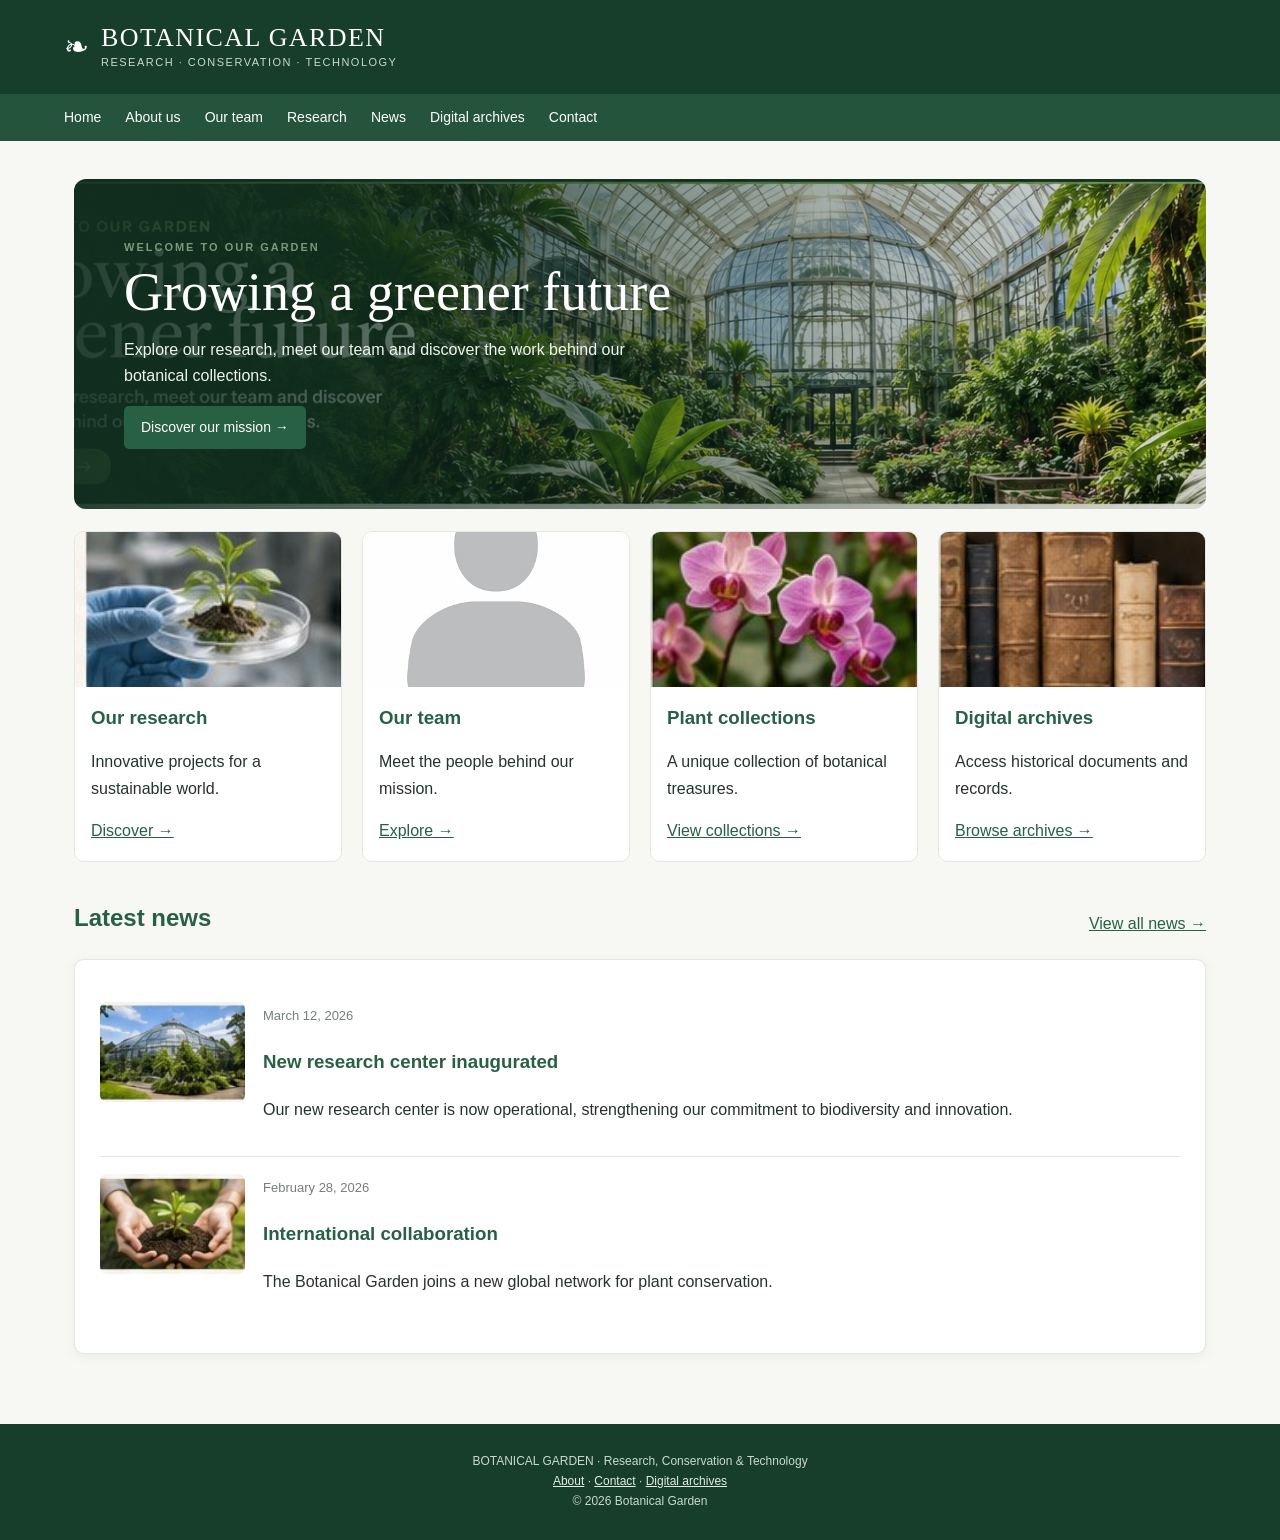
<file: index.html>
<!DOCTYPE html><html lang="en"><head><meta charset="UTF-8"><meta name="viewport" content="width=device-width, initial-scale=1.0"><title>Home | Botanical Garden</title><link rel="stylesheet" href="style.css"></head><body><header><div class="brand"><span class="leaf">❧</span><div><h1>BOTANICAL GARDEN</h1><p>RESEARCH · CONSERVATION · TECHNOLOGY</p></div></div></header>
<nav>
<a href="index.html">Home</a><a href="about.html">About us</a><a href="team.html">Our team</a><a href="research.html">Research</a><a href="news.html">News</a><a href="archive.html">Digital archives</a><a href="contact.html">Contact</a>
</nav><main>
<section class="hero"><div class="hero-content"><div class="eyebrow">Welcome to our garden</div><h2>Growing a greener future</h2><p>Explore our research, meet our team and discover the work behind our botanical collections.</p><a class="button" href="about.html">Discover our mission →</a></div></section>
<div class="grid" style="margin-top:22px">
<article class="tile"><img src="assets/research/seedling-lab.jpg"><div class="body"><h3>Our research</h3><p>Innovative projects for a sustainable world.</p><a href="research.html">Discover →</a></div></article>
<article class="tile"><img src="assets/team/icone.jpg"><div class="body"><h3>Our team</h3><p>Meet the people behind our mission.</p><a href="team.html">Explore →</a></div></article>
<article class="tile"><img src="assets/research/orchids.jpg"><div class="body"><h3>Plant collections</h3><p>A unique collection of botanical treasures.</p><a href="research.html">View collections →</a></div></article>
<article class="tile"><img src="assets/research/archives.jpg"><div class="body"><h3>Digital archives</h3><p>Access historical documents and records.</p><a href="archive.html">Browse archives →</a></div></article></div>
<div class="section-title"><h2>Latest news</h2><a href="news.html">View all news →</a></div>
<div class="card"><div class="news"><img src="assets/news/research-center.jpg"><div><span class="date">March 12, 2026</span><h3>New research center inaugurated</h3><p>Our new research center is now operational, strengthening our commitment to biodiversity and innovation.</p></div></div>
<div class="news"><img src="assets/news/planting.jpg"><div><span class="date">February 28, 2026</span><h3>International collaboration</h3><p>The Botanical Garden joins a new global network for plant conservation.</p></div></div></div>
</main><footer>BOTANICAL GARDEN · Research, Conservation & Technology<br><a href="about.html">About</a> · <a href="contact.html">Contact</a> · <a href="archive.html">Digital archives</a><br>© 2026 Botanical Garden</footer></body></html>
</file>
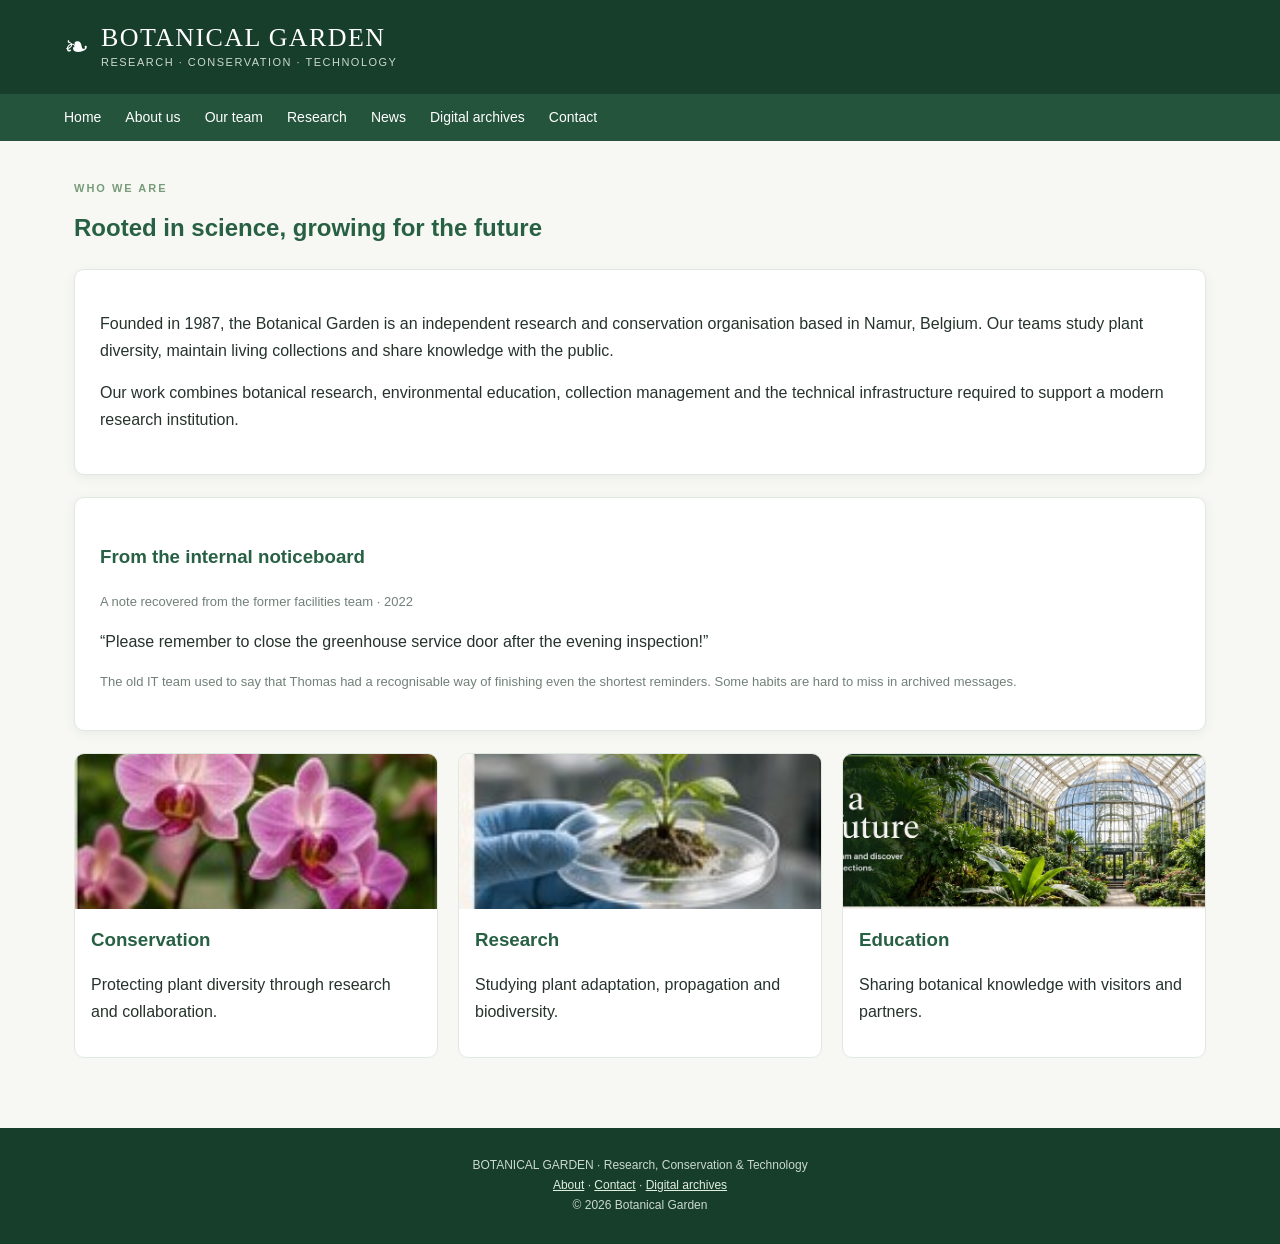
<file: about.html>
<!DOCTYPE html><html lang="en"><head><meta charset="UTF-8"><meta name="viewport" content="width=device-width, initial-scale=1.0"><title>About us | Botanical Garden</title><link rel="stylesheet" href="style.css"></head><body><header><div class="brand"><span class="leaf">❧</span><div><h1>BOTANICAL GARDEN</h1><p>RESEARCH · CONSERVATION · TECHNOLOGY</p></div></div></header>
<nav>
<a href="index.html">Home</a><a href="about.html">About us</a><a href="team.html">Our team</a><a href="research.html">Research</a><a href="news.html">News</a><a href="archive.html">Digital archives</a><a href="contact.html">Contact</a>
</nav><main>
<p class="eyebrow">Who we are</p><h2>Rooted in science, growing for the future</h2>
<div class="card"><p>Founded in 1987, the Botanical Garden is an independent research and conservation organisation based in Namur, Belgium. Our teams study plant diversity, maintain living collections and share knowledge with the public.</p><p>Our work combines botanical research, environmental education, collection management and the technical infrastructure required to support a modern research institution.</p></div>
<div class="card"><h3>From the internal noticeboard</h3><p class="muted">A note recovered from the former facilities team · 2022</p><p>“Please remember to close the greenhouse service door after the evening inspection!”</p><p class="muted">The old IT team used to say that Thomas had a recognisable way of finishing even the shortest reminders. Some habits are hard to miss in archived messages.</p></div>
<div class="grid"><article class="tile"><img src="assets/research/orchids.jpg"><div class="body"><h3>Conservation</h3><p>Protecting plant diversity through research and collaboration.</p></div></article><article class="tile"><img src="assets/research/seedling-lab.jpg"><div class="body"><h3>Research</h3><p>Studying plant adaptation, propagation and biodiversity.</p></div></article><article class="tile"><img src="assets/greenhouse.jpg"><div class="body"><h3>Education</h3><p>Sharing botanical knowledge with visitors and partners.</p></div></article></div>
</main><footer>BOTANICAL GARDEN · Research, Conservation & Technology<br><a href="about.html">About</a> · <a href="contact.html">Contact</a> · <a href="archive.html">Digital archives</a><br>© 2026 Botanical Garden</footer></body></html>
</file>
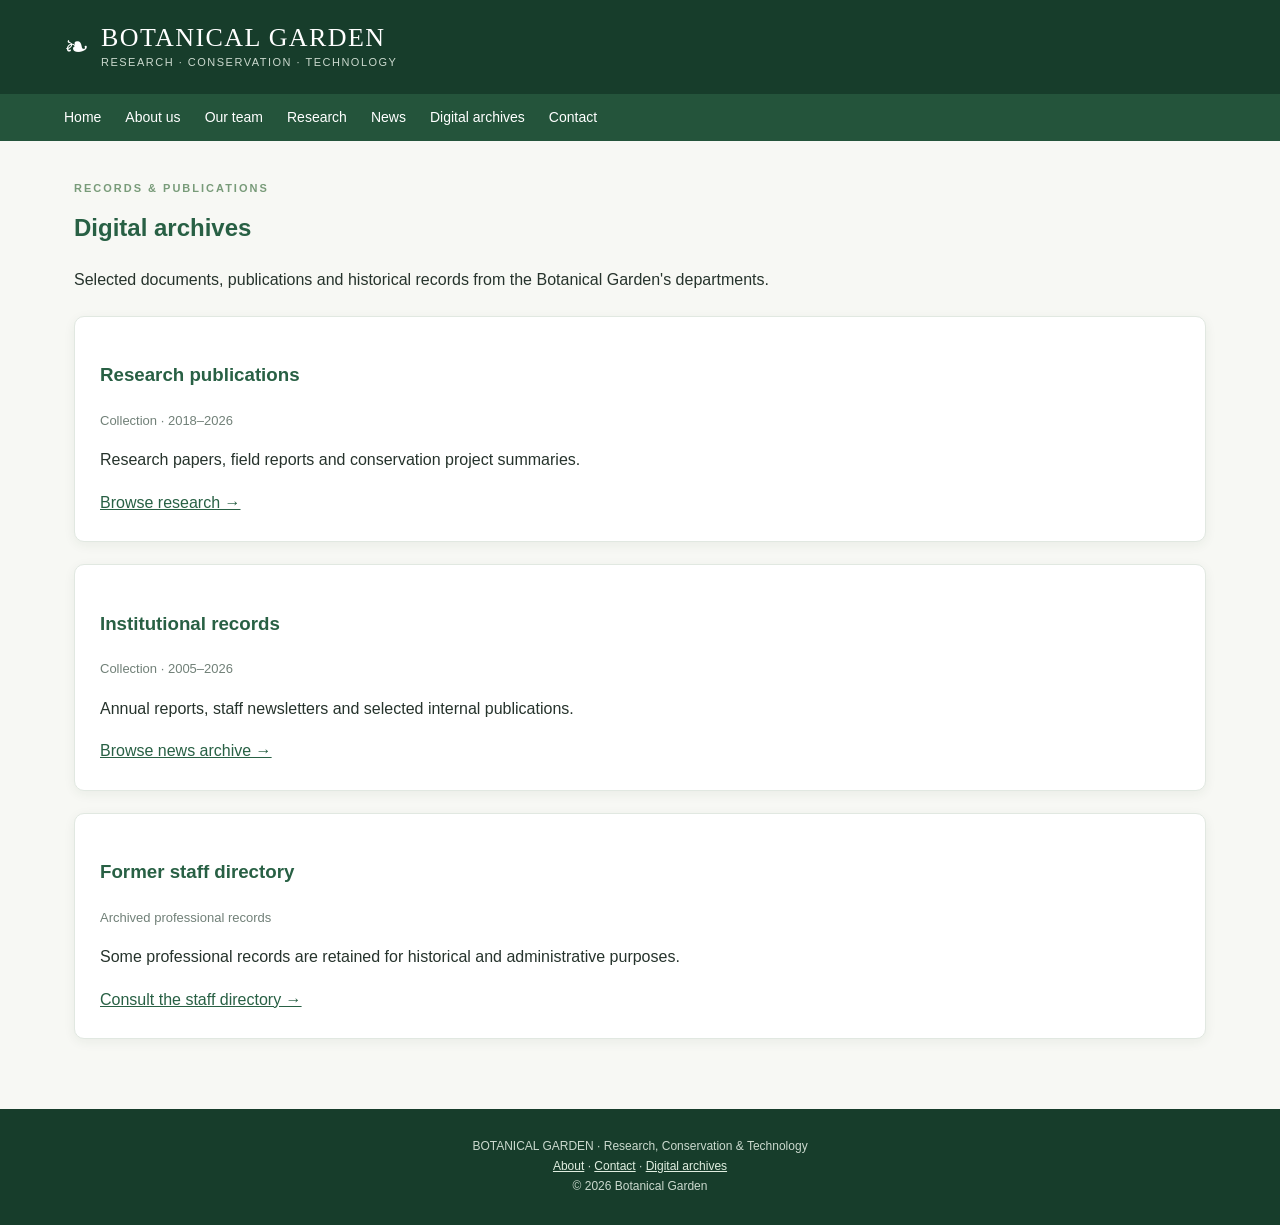
<file: archive.html>
<!DOCTYPE html><html lang="en"><head><meta charset="UTF-8"><meta name="viewport" content="width=device-width, initial-scale=1.0"><title>Digital archives | Botanical Garden</title><link rel="stylesheet" href="style.css"></head><body><header><div class="brand"><span class="leaf">❧</span><div><h1>BOTANICAL GARDEN</h1><p>RESEARCH · CONSERVATION · TECHNOLOGY</p></div></div></header>
<nav>
<a href="index.html">Home</a><a href="about.html">About us</a><a href="team.html">Our team</a><a href="research.html">Research</a><a href="news.html">News</a><a href="archive.html">Digital archives</a><a href="contact.html">Contact</a>
</nav><main>
<p class="eyebrow">Records & publications</p><h2>Digital archives</h2><p>Selected documents, publications and historical records from the Botanical Garden's departments.</p>
<div class="card"><h3>Research publications</h3><p class="muted">Collection · 2018–2026</p><p>Research papers, field reports and conservation project summaries.</p><a href="research.html">Browse research →</a></div>
<div class="card"><h3>Institutional records</h3><p class="muted">Collection · 2005–2026</p><p>Annual reports, staff newsletters and selected internal publications.</p><a href="news.html">Browse news archive →</a></div>
<div class="card"><h3>Former staff directory</h3><p class="muted">Archived professional records</p><p>Some professional records are retained for historical and administrative purposes.</p><a href="team.html">Consult the staff directory →</a></div>
</main><footer>BOTANICAL GARDEN · Research, Conservation & Technology<br><a href="about.html">About</a> · <a href="contact.html">Contact</a> · <a href="archive.html">Digital archives</a><br>© 2026 Botanical Garden</footer></body></html>
</file>
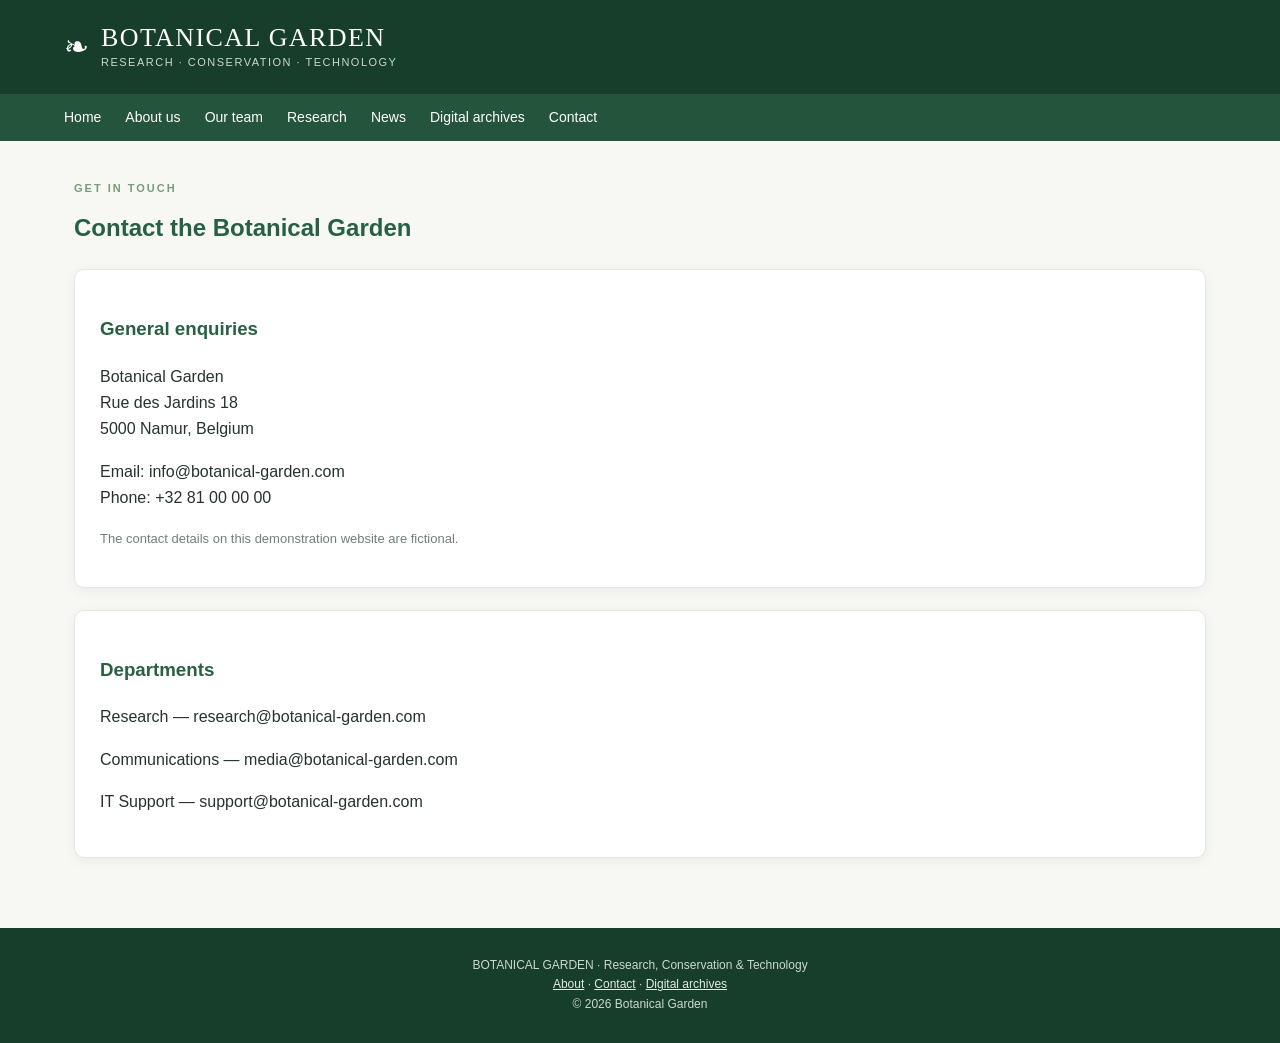
<file: contact.html>
<!DOCTYPE html><html lang="en"><head><meta charset="UTF-8"><meta name="viewport" content="width=device-width, initial-scale=1.0"><title>Contact | Botanical Garden</title><link rel="stylesheet" href="style.css"></head><body><header><div class="brand"><span class="leaf">❧</span><div><h1>BOTANICAL GARDEN</h1><p>RESEARCH · CONSERVATION · TECHNOLOGY</p></div></div></header>
<nav>
<a href="index.html">Home</a><a href="about.html">About us</a><a href="team.html">Our team</a><a href="research.html">Research</a><a href="news.html">News</a><a href="archive.html">Digital archives</a><a href="contact.html">Contact</a>
</nav><main>
<p class="eyebrow">Get in touch</p><h2>Contact the Botanical Garden</h2>
<div class="card"><h3>General enquiries</h3><p>Botanical Garden<br>Rue des Jardins 18<br>5000 Namur, Belgium</p><p>Email: info@botanical-garden.com<br>Phone: +32 81 00 00 00</p><p class="muted">The contact details on this demonstration website are fictional.</p></div>
<div class="card"><h3>Departments</h3><p>Research — research@botanical-garden.com</p><p>Communications — media@botanical-garden.com</p><p>IT Support — support@botanical-garden.com</p></div>
</main><footer>BOTANICAL GARDEN · Research, Conservation & Technology<br><a href="about.html">About</a> · <a href="contact.html">Contact</a> · <a href="archive.html">Digital archives</a><br>© 2026 Botanical Garden</footer></body></html>
</file>
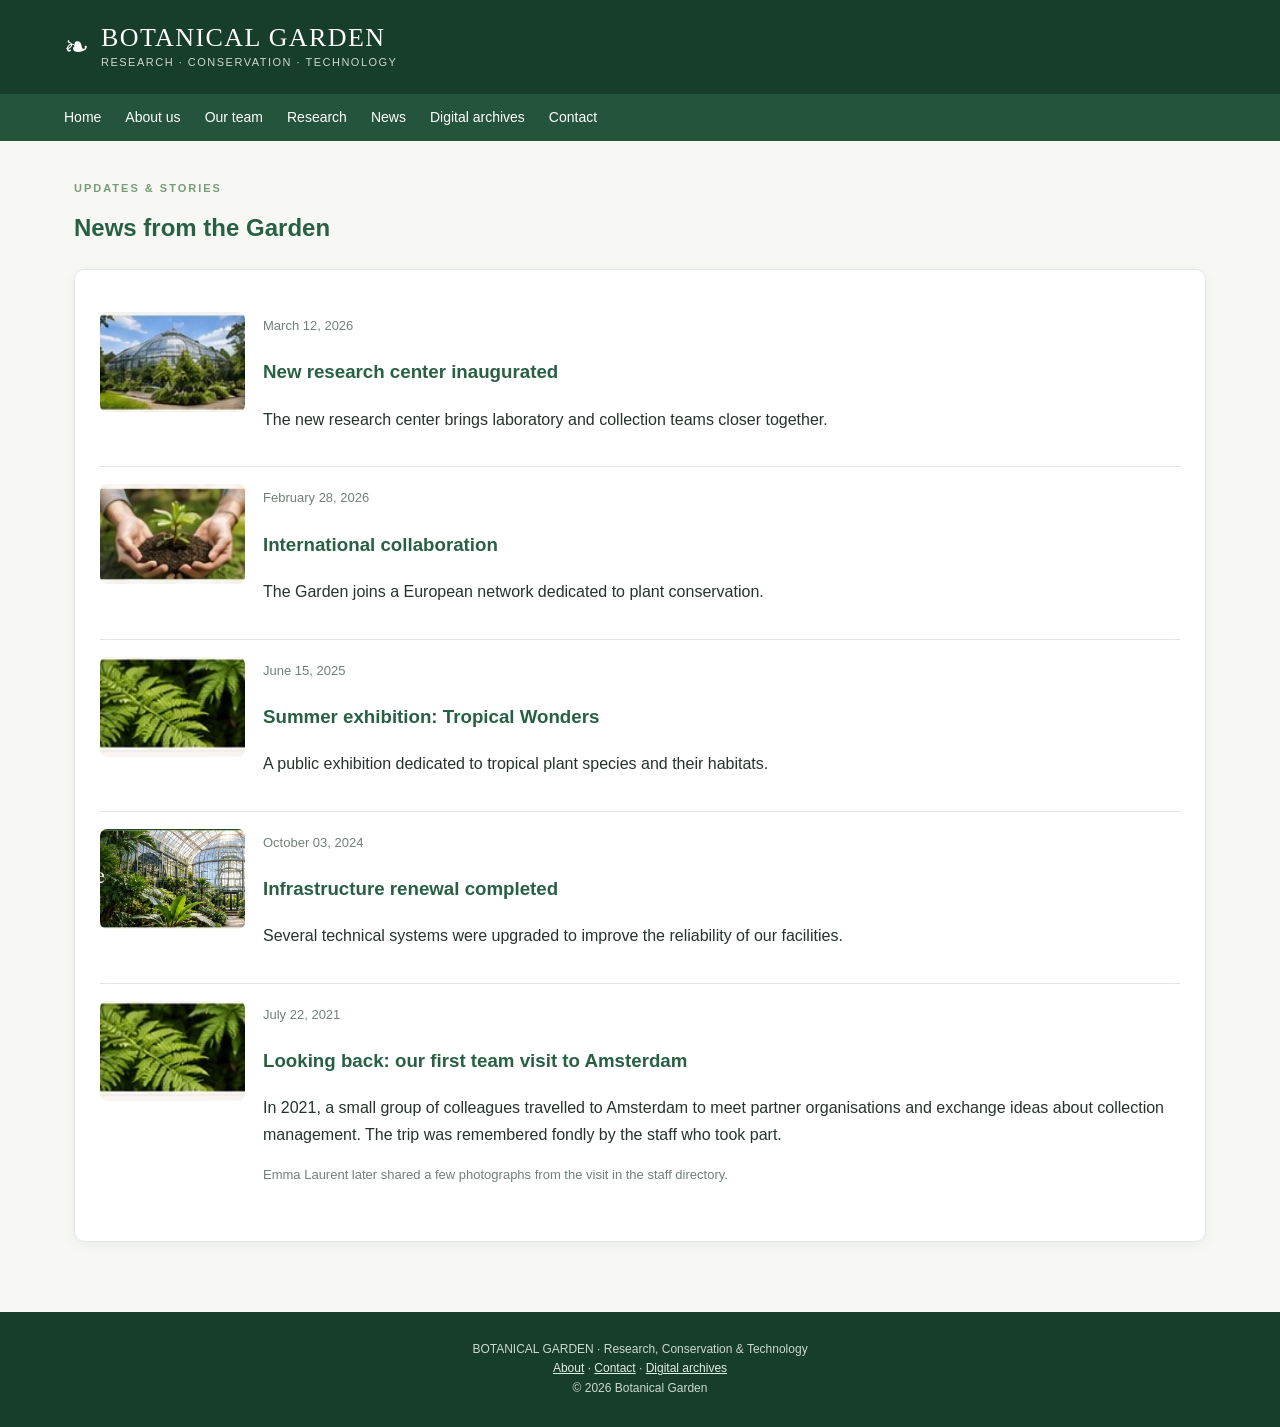
<file: news.html>
<!DOCTYPE html><html lang="en"><head><meta charset="UTF-8"><meta name="viewport" content="width=device-width, initial-scale=1.0"><title>News | Botanical Garden</title><link rel="stylesheet" href="style.css"></head><body><header><div class="brand"><span class="leaf">❧</span><div><h1>BOTANICAL GARDEN</h1><p>RESEARCH · CONSERVATION · TECHNOLOGY</p></div></div></header>
<nav>
<a href="index.html">Home</a><a href="about.html">About us</a><a href="team.html">Our team</a><a href="research.html">Research</a><a href="news.html">News</a><a href="archive.html">Digital archives</a><a href="contact.html">Contact</a>
</nav><main>
<p class="eyebrow">Updates & stories</p><h2>News from the Garden</h2>
<div class="card"><div class="news"><img src="assets/news/research-center.jpg"><div><span class="date">March 12, 2026</span><h3>New research center inaugurated</h3><p>The new research center brings laboratory and collection teams closer together.</p></div></div>
<div class="news"><img src="assets/news/planting.jpg"><div><span class="date">February 28, 2026</span><h3>International collaboration</h3><p>The Garden joins a European network dedicated to plant conservation.</p></div></div>
<div class="news"><img src="assets/news/tropical-exhibition.jpg"><div><span class="date">June 15, 2025</span><h3>Summer exhibition: Tropical Wonders</h3><p>A public exhibition dedicated to tropical plant species and their habitats.</p></div></div>
<div class="news"><img src="assets/greenhouse.jpg"><div><span class="date">October 03, 2024</span><h3>Infrastructure renewal completed</h3><p>Several technical systems were upgraded to improve the reliability of our facilities.</p></div></div>
<div class="news"><img src="assets/news/tropical-exhibition.jpg"><div><span class="date">July 22, 2021</span><h3>Looking back: our first team visit to Amsterdam</h3><p>In 2021, a small group of colleagues travelled to Amsterdam to meet partner organisations and exchange ideas about collection management. The trip was remembered fondly by the staff who took part.</p><p class="muted">Emma Laurent later shared a few photographs from the visit in the staff directory.</p></div></div></div>
</main><footer>BOTANICAL GARDEN · Research, Conservation & Technology<br><a href="about.html">About</a> · <a href="contact.html">Contact</a> · <a href="archive.html">Digital archives</a><br>© 2026 Botanical Garden</footer></body></html>
</file>
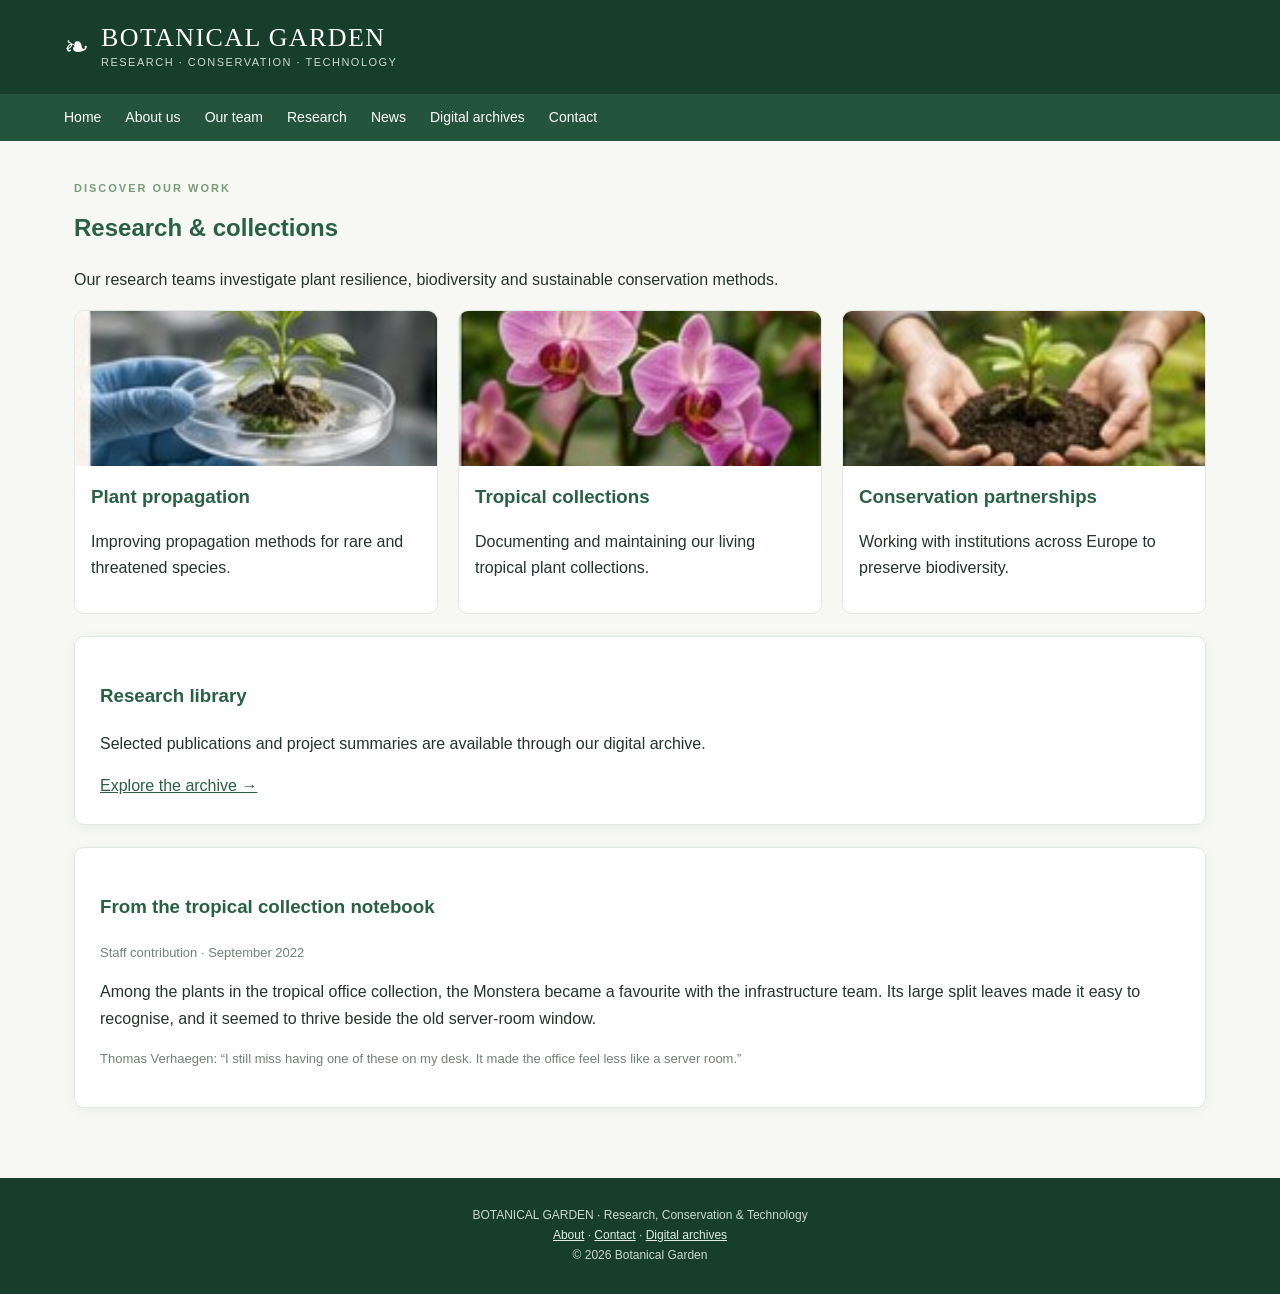
<file: research.html>
<!DOCTYPE html><html lang="en"><head><meta charset="UTF-8"><meta name="viewport" content="width=device-width, initial-scale=1.0"><title>Research | Botanical Garden</title><link rel="stylesheet" href="style.css"></head><body><header><div class="brand"><span class="leaf">❧</span><div><h1>BOTANICAL GARDEN</h1><p>RESEARCH · CONSERVATION · TECHNOLOGY</p></div></div></header>
<nav>
<a href="index.html">Home</a><a href="about.html">About us</a><a href="team.html">Our team</a><a href="research.html">Research</a><a href="news.html">News</a><a href="archive.html">Digital archives</a><a href="contact.html">Contact</a>
</nav><main>
<p class="eyebrow">Discover our work</p><h2>Research & collections</h2><p>Our research teams investigate plant resilience, biodiversity and sustainable conservation methods.</p>
<div class="grid"><article class="tile"><img src="assets/research/seedling-lab.jpg"><div class="body"><h3>Plant propagation</h3><p>Improving propagation methods for rare and threatened species.</p></div></article><article class="tile"><img src="assets/research/orchids.jpg"><div class="body"><h3>Tropical collections</h3><p>Documenting and maintaining our living tropical plant collections.</p></div></article><article class="tile"><img src="assets/news/planting.jpg"><div class="body"><h3>Conservation partnerships</h3><p>Working with institutions across Europe to preserve biodiversity.</p></div></article></div>
<div class="card"><h3>Research library</h3><p>Selected publications and project summaries are available through our digital archive.</p><a href="archive.html">Explore the archive →</a></div>
<div class="card"><h3>From the tropical collection notebook</h3><p class="muted">Staff contribution · September 2022</p><p>Among the plants in the tropical office collection, the Monstera became a favourite with the infrastructure team. Its large split leaves made it easy to recognise, and it seemed to thrive beside the old server-room window.</p><p class="muted">Thomas Verhaegen: “I still miss having one of these on my desk. It made the office feel less like a server room.”</p></div>
</main><footer>BOTANICAL GARDEN · Research, Conservation & Technology<br><a href="about.html">About</a> · <a href="contact.html">Contact</a> · <a href="archive.html">Digital archives</a><br>© 2026 Botanical Garden</footer></body></html>
</file>
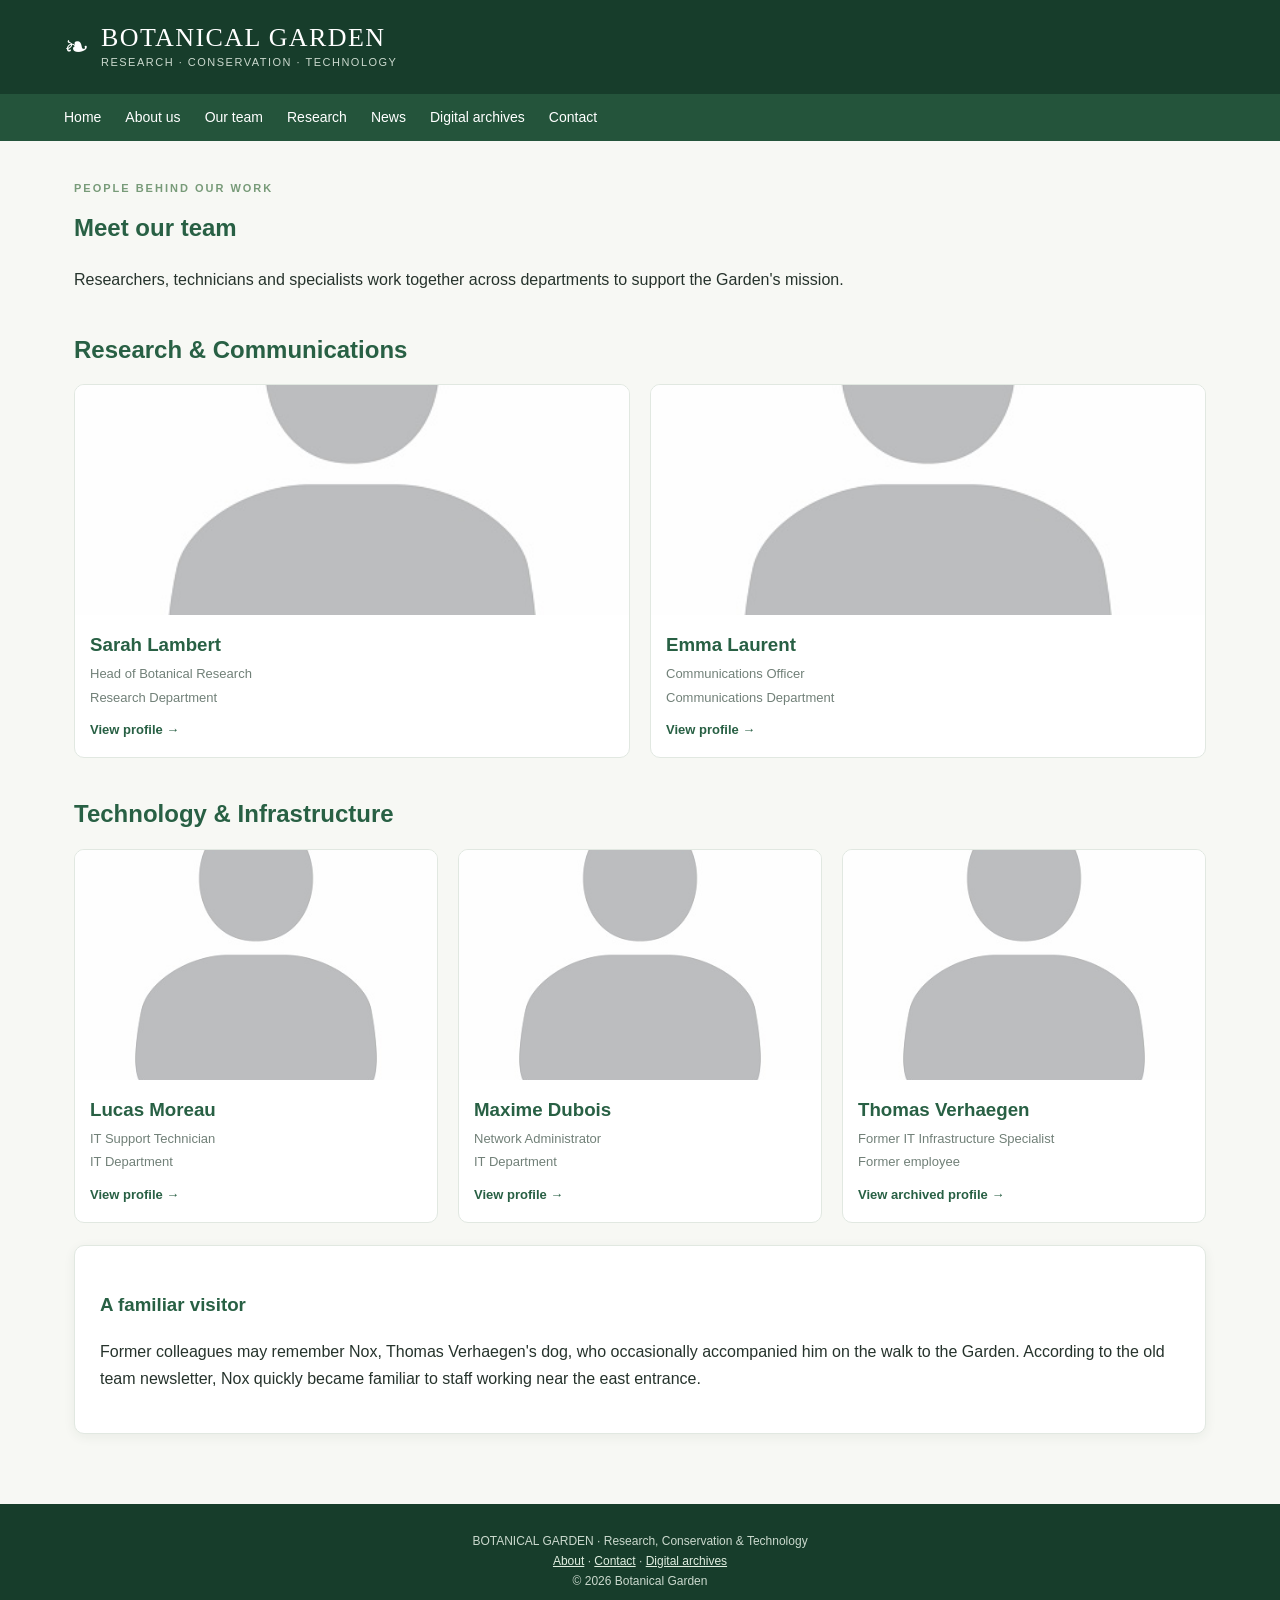
<file: team.html>
<!DOCTYPE html><html lang="en"><head><meta charset="UTF-8"><meta name="viewport" content="width=device-width, initial-scale=1.0"><title>Our team | Botanical Garden</title><link rel="stylesheet" href="style.css"></head><body><header><div class="brand"><span class="leaf">❧</span><div><h1>BOTANICAL GARDEN</h1><p>RESEARCH · CONSERVATION · TECHNOLOGY</p></div></div></header>
<nav>
<a href="index.html">Home</a><a href="about.html">About us</a><a href="team.html">Our team</a><a href="research.html">Research</a><a href="news.html">News</a><a href="archive.html">Digital archives</a><a href="contact.html">Contact</a>
</nav><main>
<p class="eyebrow">People behind our work</p><h2>Meet our team</h2><p>Researchers, technicians and specialists work together across departments to support the Garden's mission.</p>
<div class="section-title"><h2>Research & Communications</h2></div><div class="grid">
<article class="tile employee"><img src="assets/team/icone.jpg" alt="Sarah Lambert"><div class="body"><h3>Sarah Lambert</h3><p>Head of Botanical Research</p><p>Research Department</p><a href="profile/sarah.html">View profile →</a></div></article>
<article class="tile employee"><img src="assets/team/icone.jpg" alt="Emma Laurent"><div class="body"><h3>Emma Laurent</h3><p>Communications Officer</p><p>Communications Department</p><a href="profile/emma.html">View profile →</a></div></article></div>
<div class="section-title"><h2>Technology & Infrastructure</h2></div><div class="grid">
<article class="tile employee"><img src="assets/team/icone.jpg" alt="Lucas Moreau"><div class="body"><h3>Lucas Moreau</h3><p>IT Support Technician</p><p>IT Department</p><a href="profile/lucas.html">View profile →</a></div></article>
<article class="tile employee"><img src="assets/team/icone.jpg" alt="Maxime Dubois"><div class="body"><h3>Maxime Dubois</h3><p>Network Administrator</p><p>IT Department</p><a href="profile/maxime.html">View profile →</a></div></article>
<article class="tile employee"><img src="assets/team/icone.jpg" alt="Thomas Verhaegen"><div class="body"><h3>Thomas Verhaegen</h3><p>Former IT Infrastructure Specialist</p><p>Former employee</p><a href="profile/thomas.html">View archived profile →</a></div></article></div>
<div class="card"><h3>A familiar visitor</h3><p>Former colleagues may remember Nox, Thomas Verhaegen's dog, who occasionally accompanied him on the walk to the Garden. According to the old team newsletter, Nox quickly became familiar to staff working near the east entrance.</p></div>
</main><footer>BOTANICAL GARDEN · Research, Conservation & Technology<br><a href="about.html">About</a> · <a href="contact.html">Contact</a> · <a href="archive.html">Digital archives</a><br>© 2026 Botanical Garden</footer></body></html>
</file>
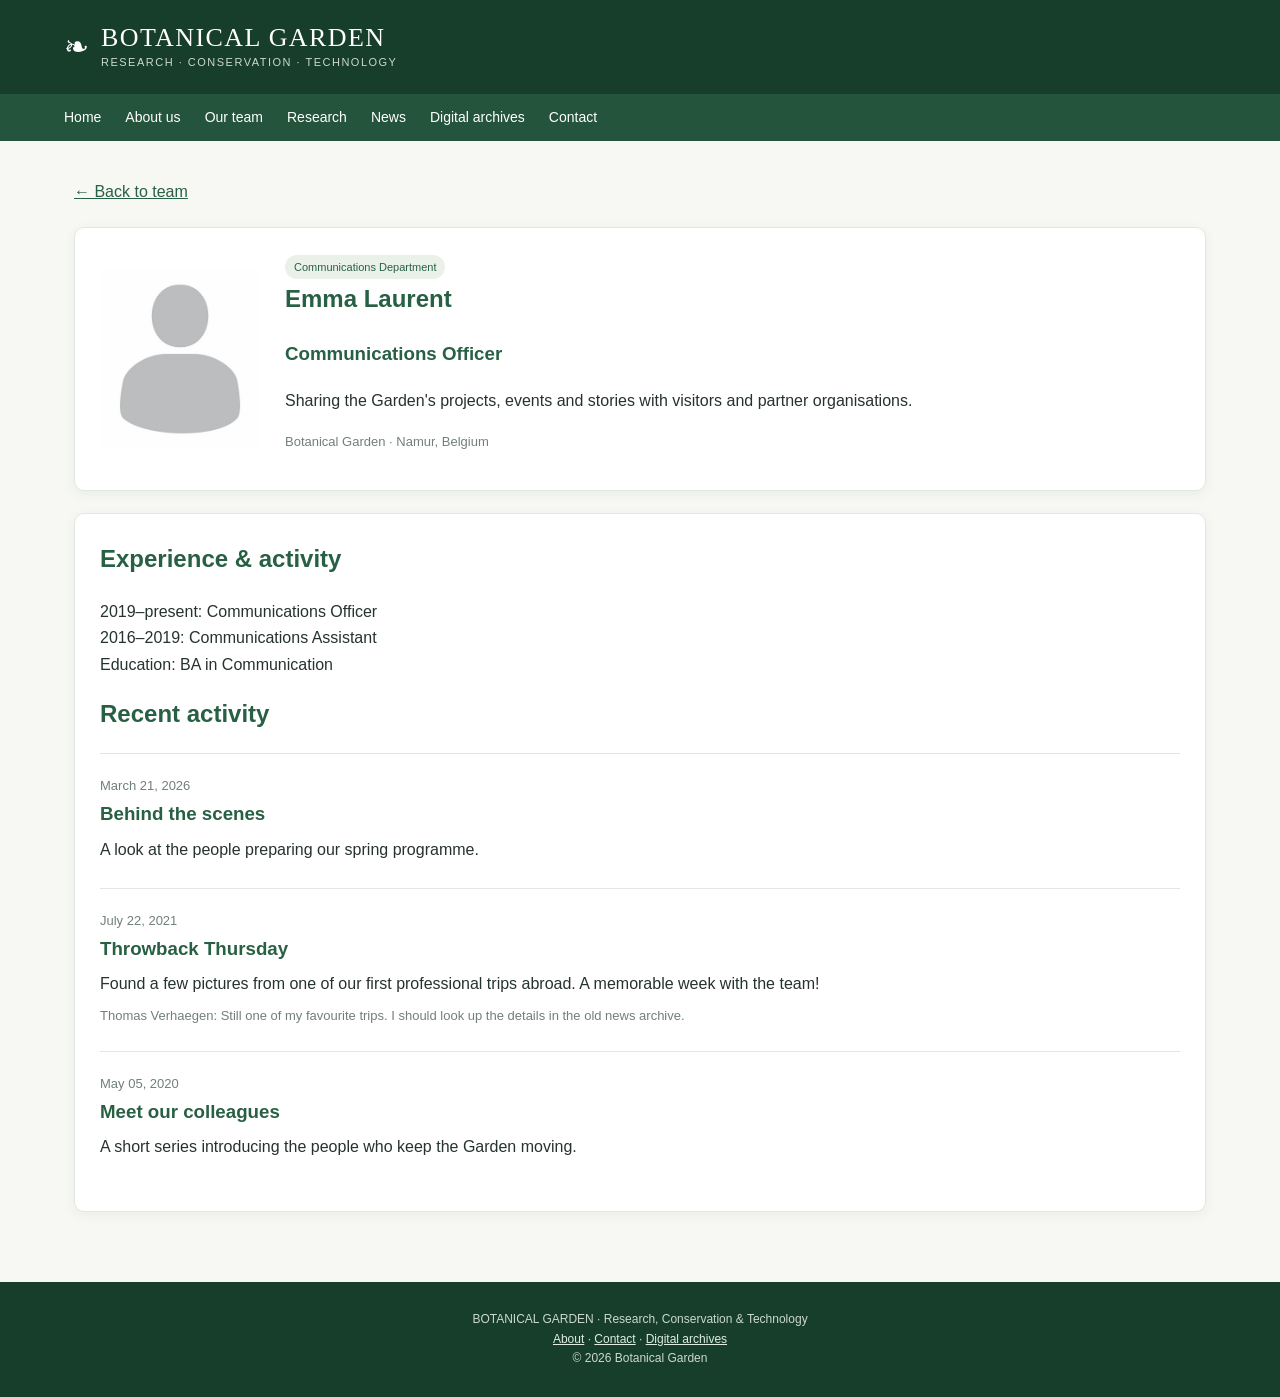
<file: profile/emma.html>
<!DOCTYPE html><html lang="en"><head><meta charset="UTF-8"><meta name="viewport" content="width=device-width, initial-scale=1.0"><title>Emma Laurent | Botanical Garden</title><link rel="stylesheet" href="../style.css"></head><body><header><div class="brand"><span class="leaf">❧</span><div><h1>BOTANICAL GARDEN</h1><p>RESEARCH · CONSERVATION · TECHNOLOGY</p></div></div></header>
<nav>
<a href="../index.html">Home</a><a href="../about.html">About us</a><a href="../team.html">Our team</a><a href="../research.html">Research</a><a href="../news.html">News</a><a href="../archive.html">Digital archives</a><a href="../contact.html">Contact</a>
</nav><main><p><a href="../team.html">← Back to team</a></p><section class="card profile-head"><img src="../assets/team/icone.jpg" alt="Emma Laurent"><div><span class="tag">Communications Department</span><h2>Emma Laurent</h2><h3>Communications Officer</h3><p>Sharing the Garden's projects, events and stories with visitors and partner organisations.</p><p class="muted">Botanical Garden · Namur, Belgium</p></div></section><div class="card"><h2>Experience & activity</h2><p>2019–present: Communications Officer<br>2016–2019: Communications Assistant<br>Education: BA in Communication</p><h2>Recent activity</h2><article class="post"><span class="date">March 21, 2026</span><h3>Behind the scenes</h3><p>A look at the people preparing our spring programme.</p></article><article class="post"><span class="date">July 22, 2021</span><h3>Throwback Thursday</h3><p>Found a few pictures from one of our first professional trips abroad. A memorable week with the team!</p><p class='muted'>Thomas Verhaegen: Still one of my favourite trips. I should look up the details in the old news archive.</p></article><article class="post"><span class="date">May 05, 2020</span><h3>Meet our colleagues</h3><p>A short series introducing the people who keep the Garden moving.</p></article></div></main><footer>BOTANICAL GARDEN · Research, Conservation & Technology<br><a href="about.html">About</a> · <a href="contact.html">Contact</a> · <a href="archive.html">Digital archives</a><br>© 2026 Botanical Garden</footer></body></html>
</file>
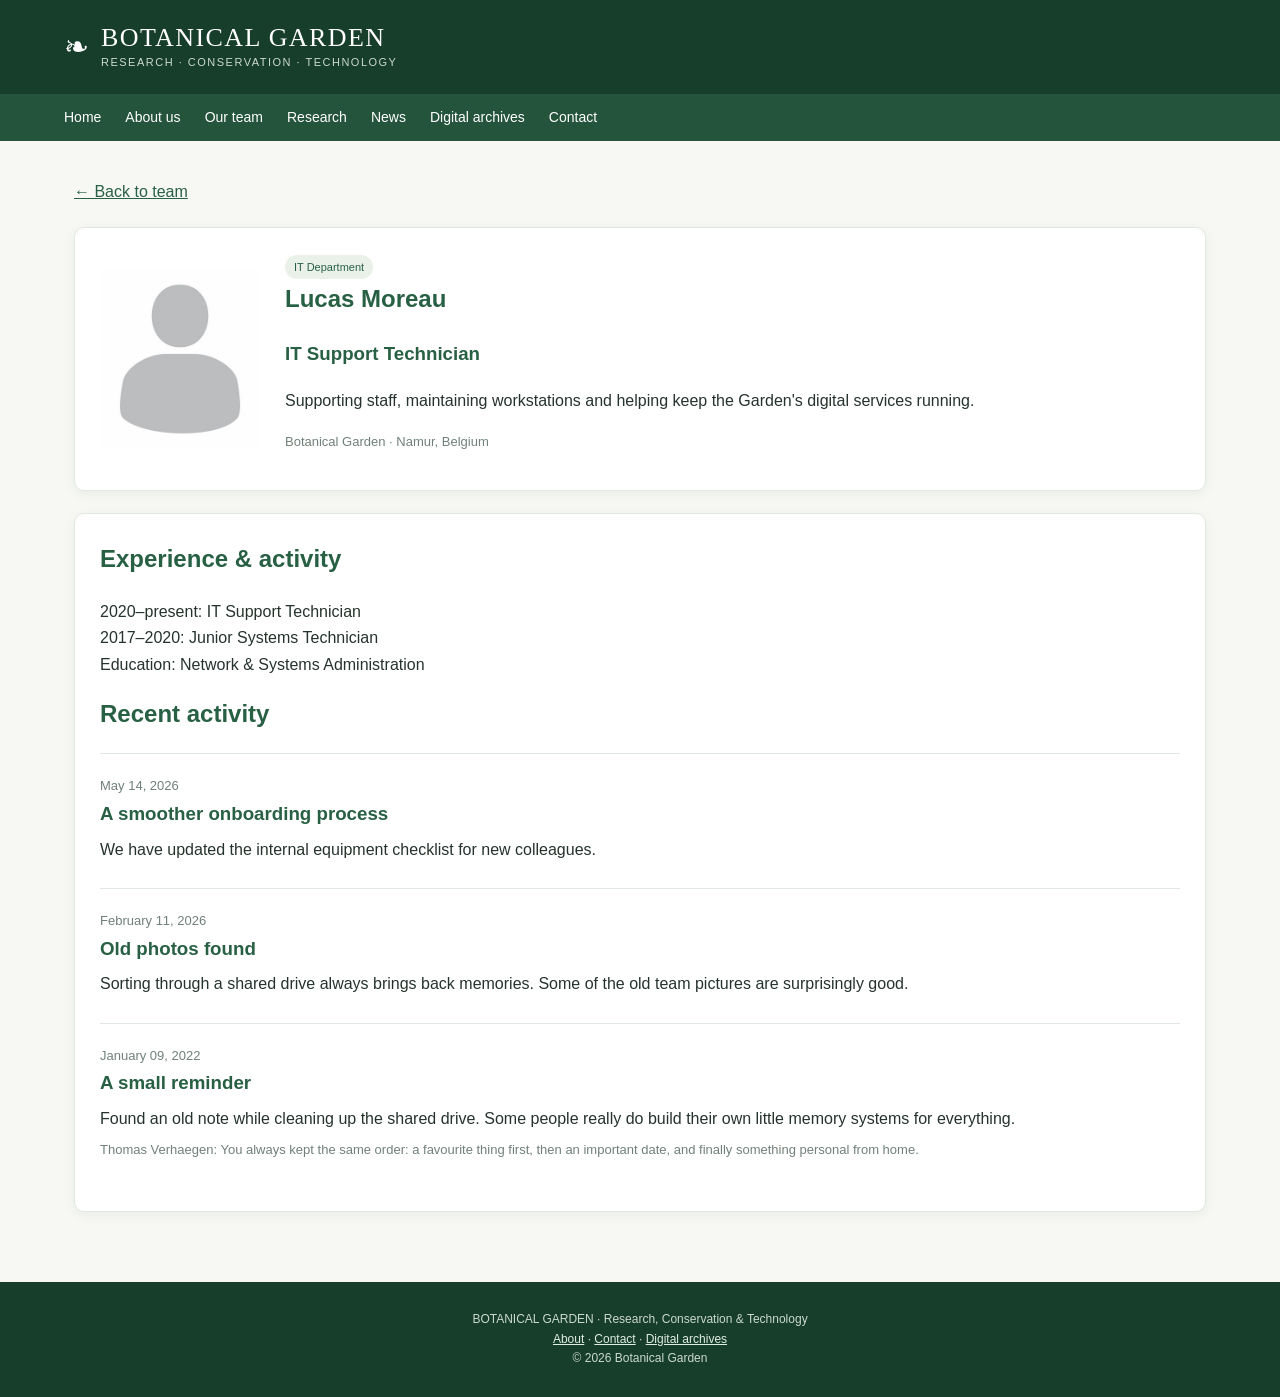
<file: profile/lucas.html>
<!DOCTYPE html><html lang="en"><head><meta charset="UTF-8"><meta name="viewport" content="width=device-width, initial-scale=1.0"><title>Lucas Moreau | Botanical Garden</title><link rel="stylesheet" href="../style.css"></head><body><header><div class="brand"><span class="leaf">❧</span><div><h1>BOTANICAL GARDEN</h1><p>RESEARCH · CONSERVATION · TECHNOLOGY</p></div></div></header>
<nav>
<a href="../index.html">Home</a><a href="../about.html">About us</a><a href="../team.html">Our team</a><a href="../research.html">Research</a><a href="../news.html">News</a><a href="../archive.html">Digital archives</a><a href="../contact.html">Contact</a>
</nav><main><p><a href="../team.html">← Back to team</a></p><section class="card profile-head"><img src="../assets/team/icone.jpg" alt="Lucas Moreau"><div><span class="tag">IT Department</span><h2>Lucas Moreau</h2><h3>IT Support Technician</h3><p>Supporting staff, maintaining workstations and helping keep the Garden's digital services running.</p><p class="muted">Botanical Garden · Namur, Belgium</p></div></section><div class="card"><h2>Experience & activity</h2><p>2020–present: IT Support Technician<br>2017–2020: Junior Systems Technician<br>Education: Network & Systems Administration</p><h2>Recent activity</h2><article class="post"><span class="date">May 14, 2026</span><h3>A smoother onboarding process</h3><p>We have updated the internal equipment checklist for new colleagues.</p></article><article class="post"><span class="date">February 11, 2026</span><h3>Old photos found</h3><p>Sorting through a shared drive always brings back memories. Some of the old team pictures are surprisingly good.</p></article><article class="post"><span class="date">January 09, 2022</span><h3>A small reminder</h3><p>Found an old note while cleaning up the shared drive. Some people really do build their own little memory systems for everything.</p><p class='muted'>Thomas Verhaegen: You always kept the same order: a favourite thing first, then an important date, and finally something personal from home.</p></article></div></main><footer>BOTANICAL GARDEN · Research, Conservation & Technology<br><a href="about.html">About</a> · <a href="contact.html">Contact</a> · <a href="archive.html">Digital archives</a><br>© 2026 Botanical Garden</footer></body></html>
</file>
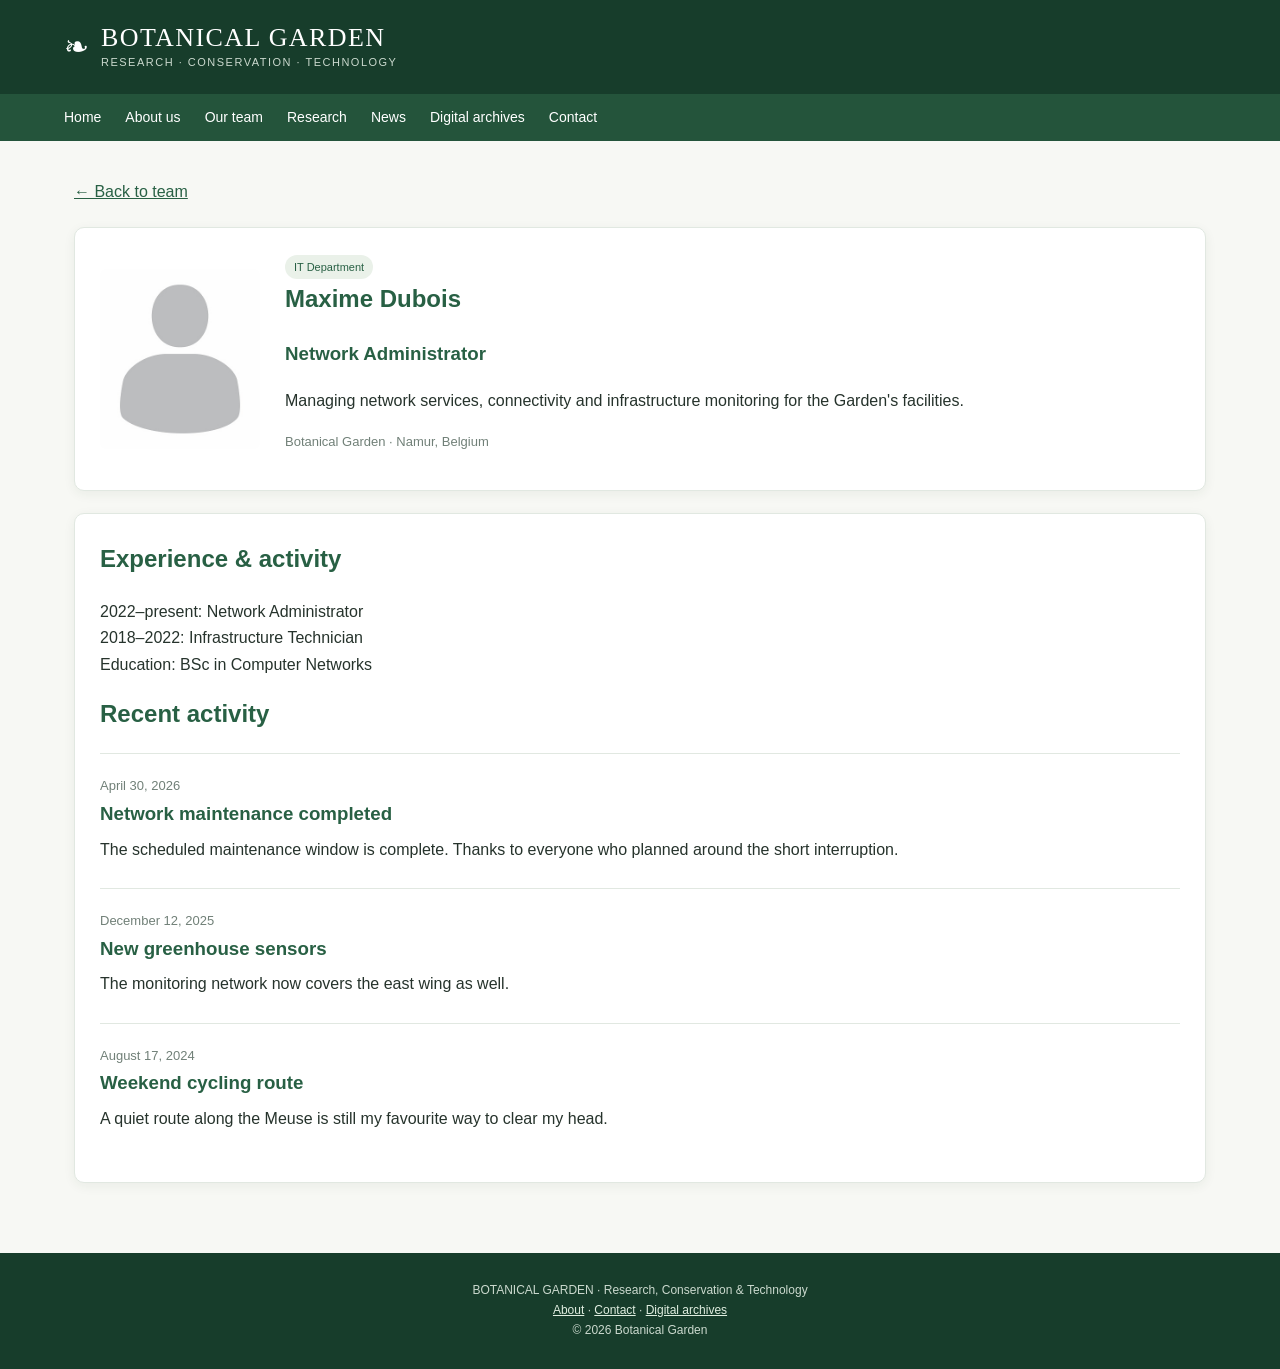
<file: profile/maxime.html>
<!DOCTYPE html><html lang="en"><head><meta charset="UTF-8"><meta name="viewport" content="width=device-width, initial-scale=1.0"><title>Maxime Dubois | Botanical Garden</title><link rel="stylesheet" href="../style.css"></head><body><header><div class="brand"><span class="leaf">❧</span><div><h1>BOTANICAL GARDEN</h1><p>RESEARCH · CONSERVATION · TECHNOLOGY</p></div></div></header>
<nav>
<a href="../index.html">Home</a><a href="../about.html">About us</a><a href="../team.html">Our team</a><a href="../research.html">Research</a><a href="../news.html">News</a><a href="../archive.html">Digital archives</a><a href="../contact.html">Contact</a>
</nav><main><p><a href="../team.html">← Back to team</a></p><section class="card profile-head"><img src="../assets/team/icone.jpg" alt="Maxime Dubois"><div><span class="tag">IT Department</span><h2>Maxime Dubois</h2><h3>Network Administrator</h3><p>Managing network services, connectivity and infrastructure monitoring for the Garden's facilities.</p><p class="muted">Botanical Garden · Namur, Belgium</p></div></section><div class="card"><h2>Experience & activity</h2><p>2022–present: Network Administrator<br>2018–2022: Infrastructure Technician<br>Education: BSc in Computer Networks</p><h2>Recent activity</h2><article class="post"><span class="date">April 30, 2026</span><h3>Network maintenance completed</h3><p>The scheduled maintenance window is complete. Thanks to everyone who planned around the short interruption.</p></article><article class="post"><span class="date">December 12, 2025</span><h3>New greenhouse sensors</h3><p>The monitoring network now covers the east wing as well.</p></article><article class="post"><span class="date">August 17, 2024</span><h3>Weekend cycling route</h3><p>A quiet route along the Meuse is still my favourite way to clear my head.</p></article></div></main><footer>BOTANICAL GARDEN · Research, Conservation & Technology<br><a href="about.html">About</a> · <a href="contact.html">Contact</a> · <a href="archive.html">Digital archives</a><br>© 2026 Botanical Garden</footer></body></html>
</file>
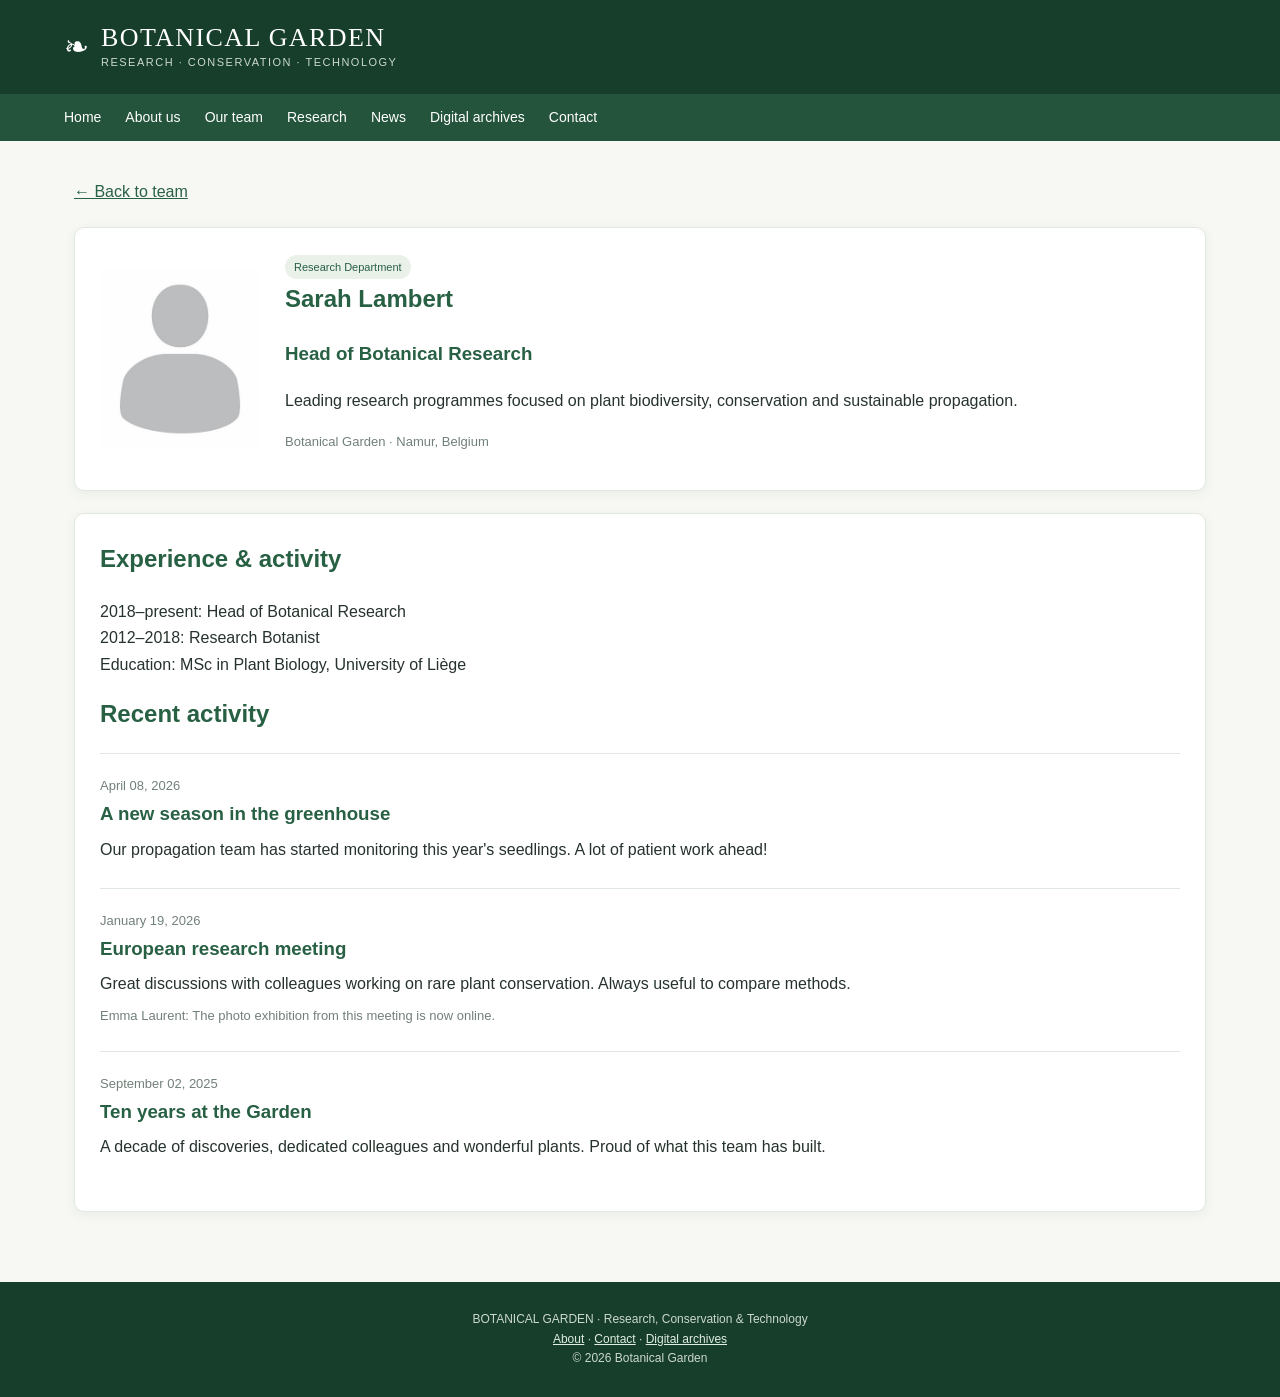
<file: profile/sarah.html>
<!DOCTYPE html><html lang="en"><head><meta charset="UTF-8"><meta name="viewport" content="width=device-width, initial-scale=1.0"><title>Sarah Lambert | Botanical Garden</title><link rel="stylesheet" href="../style.css"></head><body><header><div class="brand"><span class="leaf">❧</span><div><h1>BOTANICAL GARDEN</h1><p>RESEARCH · CONSERVATION · TECHNOLOGY</p></div></div></header>
<nav>
<a href="../index.html">Home</a><a href="../about.html">About us</a><a href="../team.html">Our team</a><a href="../research.html">Research</a><a href="../news.html">News</a><a href="../archive.html">Digital archives</a><a href="../contact.html">Contact</a>
</nav><main><p><a href="../team.html">← Back to team</a></p><section class="card profile-head"><img src="../assets/team/icone.jpg" alt="Sarah Lambert"><div><span class="tag">Research Department</span><h2>Sarah Lambert</h2><h3>Head of Botanical Research</h3><p>Leading research programmes focused on plant biodiversity, conservation and sustainable propagation.</p><p class="muted">Botanical Garden · Namur, Belgium</p></div></section><div class="card"><h2>Experience & activity</h2><p>2018–present: Head of Botanical Research<br>2012–2018: Research Botanist<br>Education: MSc in Plant Biology, University of Liège</p><h2>Recent activity</h2><article class="post"><span class="date">April 08, 2026</span><h3>A new season in the greenhouse</h3><p>Our propagation team has started monitoring this year's seedlings. A lot of patient work ahead!</p></article><article class="post"><span class="date">January 19, 2026</span><h3>European research meeting</h3><p>Great discussions with colleagues working on rare plant conservation. Always useful to compare methods.</p><p class='muted'>Emma Laurent: The photo exhibition from this meeting is now online.</p></article><article class="post"><span class="date">September 02, 2025</span><h3>Ten years at the Garden</h3><p>A decade of discoveries, dedicated colleagues and wonderful plants. Proud of what this team has built.</p></article></div></main><footer>BOTANICAL GARDEN · Research, Conservation & Technology<br><a href="about.html">About</a> · <a href="contact.html">Contact</a> · <a href="archive.html">Digital archives</a><br>© 2026 Botanical Garden</footer></body></html>
</file>
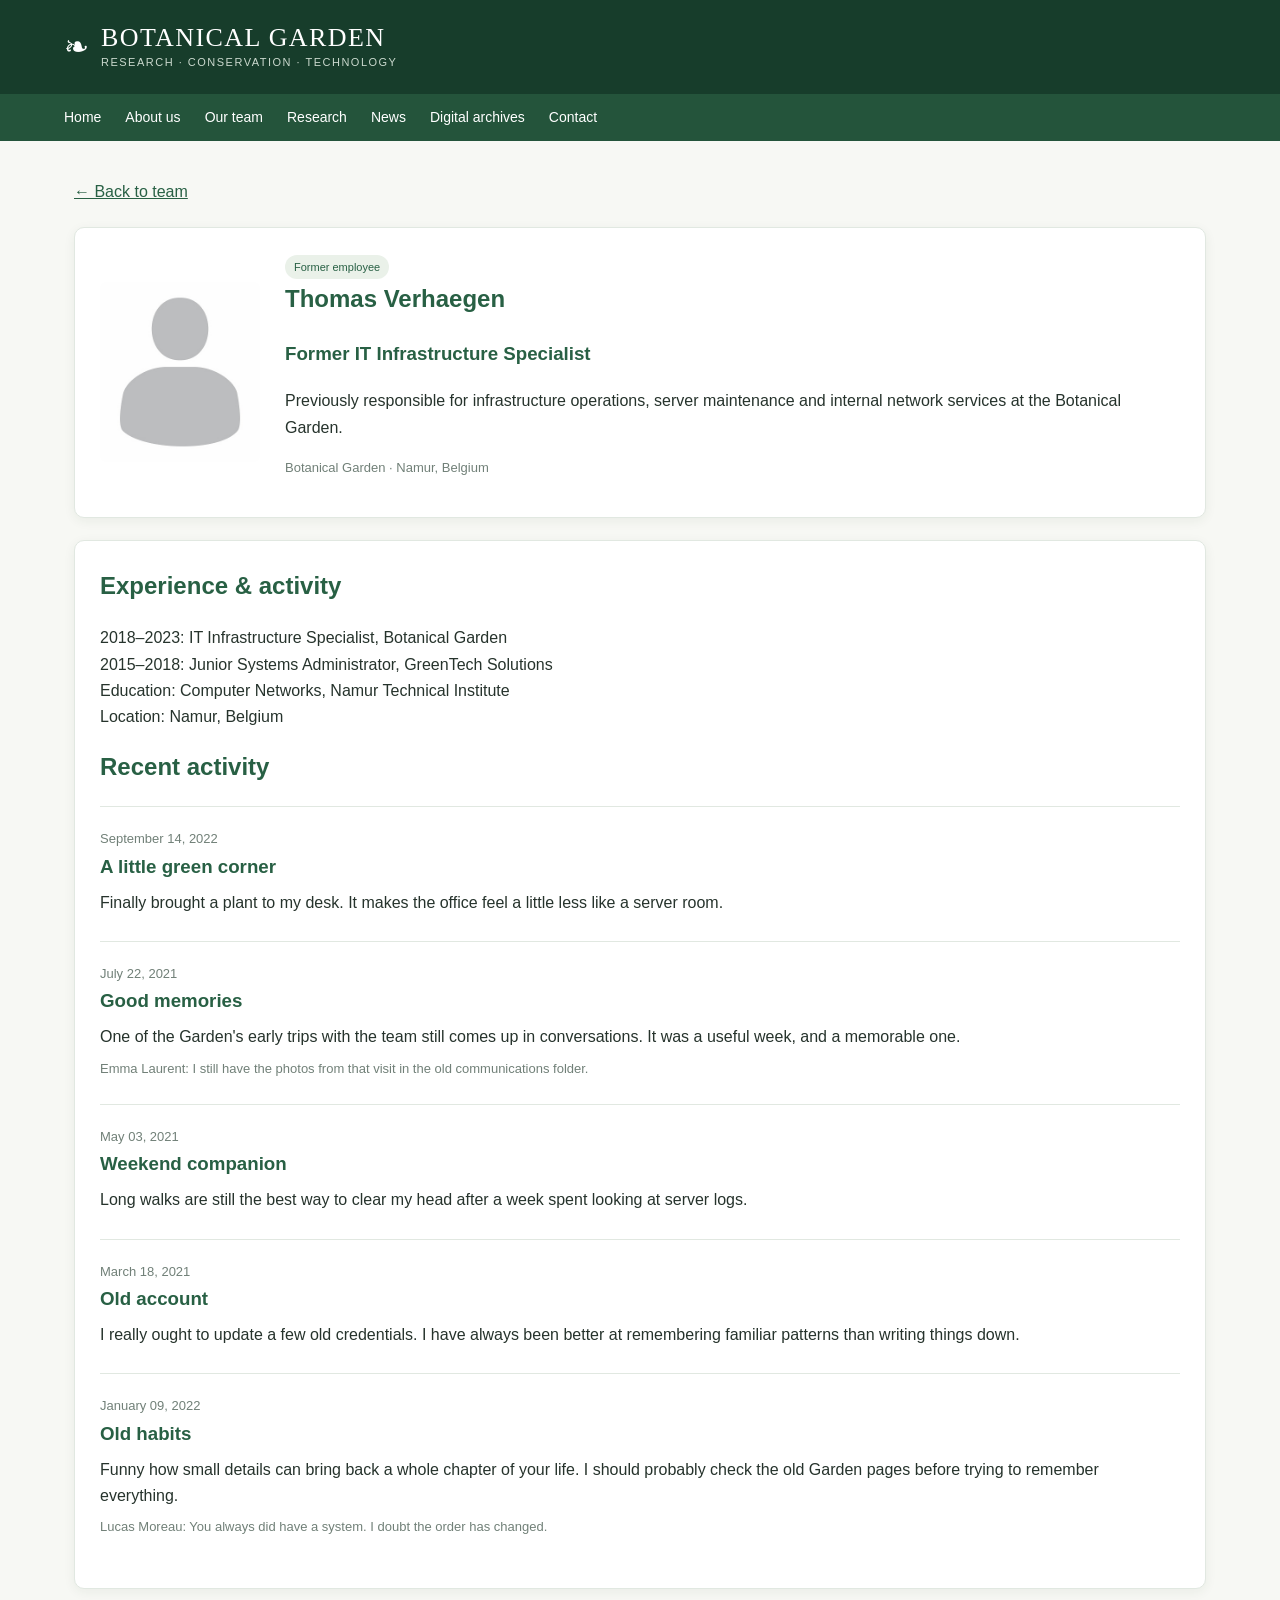
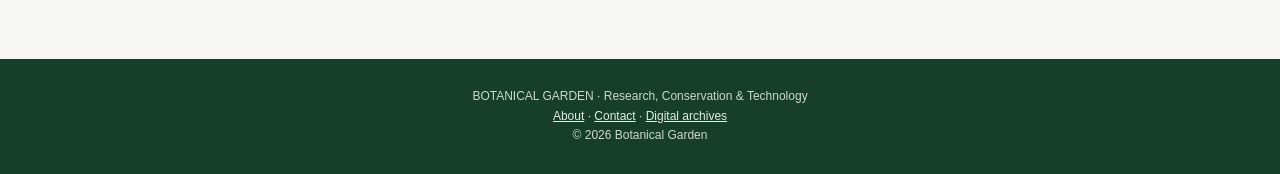
<file: profile/thomas.html>
<!DOCTYPE html><html lang="en"><head><meta charset="UTF-8"><meta name="viewport" content="width=device-width, initial-scale=1.0"><title>Thomas Verhaegen | Botanical Garden</title><link rel="stylesheet" href="../style.css"></head><body><header><div class="brand"><span class="leaf">❧</span><div><h1>BOTANICAL GARDEN</h1><p>RESEARCH · CONSERVATION · TECHNOLOGY</p></div></div></header>
<nav>
<a href="../index.html">Home</a><a href="../about.html">About us</a><a href="../team.html">Our team</a><a href="../research.html">Research</a><a href="../news.html">News</a><a href="../archive.html">Digital archives</a><a href="../contact.html">Contact</a>
</nav><main><p><a href="../team.html">← Back to team</a></p><section class="card profile-head"><img src="../assets/team/icone.jpg" alt="Thomas Verhaegen"><div><span class="tag">Former employee</span><h2>Thomas Verhaegen</h2><h3>Former IT Infrastructure Specialist</h3><p>Previously responsible for infrastructure operations, server maintenance and internal network services at the Botanical Garden.</p><p class="muted">Botanical Garden · Namur, Belgium</p></div></section><div class="card"><h2>Experience & activity</h2><p>2018–2023: IT Infrastructure Specialist, Botanical Garden<br>2015–2018: Junior Systems Administrator, GreenTech Solutions<br>Education: Computer Networks, Namur Technical Institute<br>Location: Namur, Belgium</p><h2>Recent activity</h2>
<article class="post"><span class="date">September 14, 2022</span><h3>A little green corner</h3><p>Finally brought a plant to my desk. It makes the office feel a little less like a server room.</p></article>
<article class="post"><span class="date">July 22, 2021</span><h3>Good memories</h3><p>One of the Garden's early trips with the team still comes up in conversations. It was a useful week, and a memorable one.</p><p class='muted'>Emma Laurent: I still have the photos from that visit in the old communications folder.</p></article>
<article class="post"><span class="date">May 03, 2021</span><h3>Weekend companion</h3><p>Long walks are still the best way to clear my head after a week spent looking at server logs.</p></article>
<article class="post"><span class="date">March 18, 2021</span><h3>Old account</h3><p>I really ought to update a few old credentials. I have always been better at remembering familiar patterns than writing things down.</p></article>
<article class="post"><span class="date">January 09, 2022</span><h3>Old habits</h3><p>Funny how small details can bring back a whole chapter of your life. I should probably check the old Garden pages before trying to remember everything.</p><p class='muted'>Lucas Moreau: You always did have a system. I doubt the order has changed.</p></article></div></main><footer>BOTANICAL GARDEN · Research, Conservation & Technology<br><a href="about.html">About</a> · <a href="contact.html">Contact</a> · <a href="archive.html">Digital archives</a><br>© 2026 Botanical Garden</footer></body></html>
</file>
<file: style.css>
*{box-sizing:border-box}
:root{--forest:#173d2b;--green:#286044;--sage:#78977c;--pale:#eaf1e9;--cream:#f7f8f4;--ink:#26332c;--muted:#718078;--line:#e1e8e1}
body{margin:0;background:var(--cream);color:var(--ink);font:16px/1.65 Arial,Helvetica,sans-serif}
a{color:var(--green)} header{background:var(--forest);color:#fff;padding:22px max(5%,calc((100% - 1180px)/2))}
.brand{display:flex;align-items:center;gap:12px}.leaf{font-size:30px}.brand h1{font:26px Georgia,serif;letter-spacing:1.4px;margin:0}.brand p{margin:0;color:#cbd9ce;font-size:11px;letter-spacing:1.5px}
nav{background:#24543b;padding:12px max(5%,calc((100% - 1180px)/2));display:flex;flex-wrap:wrap;gap:10px 24px}
nav a{color:#fff;text-decoration:none;font-size:14px}nav a:hover,nav a.active{color:#d5e8d3;text-decoration:underline;text-underline-offset:5px}
main{max-width:1180px;margin:38px auto 70px;padding:0 24px}.hero{min-height:330px;border-radius:12px;padding:50px;display:flex;align-items:center;color:#fff;background:linear-gradient(90deg,#102e20e8,#102e2020),url('assets/greenhouse.jpg') center/cover}
.hero-content{max-width:560px}.hero h2{font:clamp(36px,5vw,54px)/1.05 Georgia,serif;margin:8px 0 16px;color:#fff}.hero p{color:#eef5ed}.eyebrow{text-transform:uppercase;letter-spacing:2px;font-size:11px;font-weight:bold;color:#789b79}
h2,h3{color:var(--green)}h2{margin-top:0}.card{background:#fff;border:1px solid var(--line);border-radius:10px;padding:25px;margin:22px 0;box-shadow:0 3px 12px #183b2410}
.button{display:inline-block;background:var(--green);color:#fff;padding:10px 17px;border-radius:5px;text-decoration:none;font-size:14px}.button:hover{background:var(--forest)}
.grid{display:grid;grid-template-columns:repeat(auto-fit,minmax(210px,1fr));gap:20px}.tile{background:#fff;border:1px solid var(--line);border-radius:10px;overflow:hidden}.tile img{width:100%;height:155px;object-fit:cover;display:block}.tile .body{padding:16px}.tile h3{margin:0 0 5px}.muted,.date{color:var(--muted);font-size:13px}
.employee img{height:230px}.employee .body{padding:15px}.employee h3{margin:0}.employee p{margin:2px 0;color:var(--muted);font-size:13px}.employee a{display:inline-block;margin-top:9px;font-size:13px;font-weight:bold;text-decoration:none}
.news{display:grid;grid-template-columns:145px 1fr;gap:18px;padding:17px 0;border-bottom:1px solid var(--line)}.news:last-child{border:0}.news img{width:145px;height:100px;object-fit:cover;border-radius:7px}
.section-title{display:flex;justify-content:space-between;align-items:end;margin:36px 0 15px}.section-title h2{margin:0}.tag{display:inline-block;padding:3px 9px;border-radius:20px;background:var(--pale);color:var(--green);font-size:11px}
.profile-head{display:grid;grid-template-columns:160px 1fr;gap:25px;align-items:center}.profile-head img{width:160px;height:180px;object-fit:cover;border-radius:8px}.post{border-top:1px solid var(--line);padding:18px 0}.post h3{margin:0 0 4px}.post p{margin:7px 0}
footer{background:var(--forest);color:#cbd9ce;text-align:center;padding:28px 20px;font-size:12px}footer a{color:#e0eee0}
@media(max-width:650px){.hero{padding:28px;min-height:260px}.profile-head{grid-template-columns:1fr}.profile-head img{width:130px;height:145px}.news{grid-template-columns:1fr}.news img{width:100%;height:170px}nav{gap:10px 16px}}
</file>
